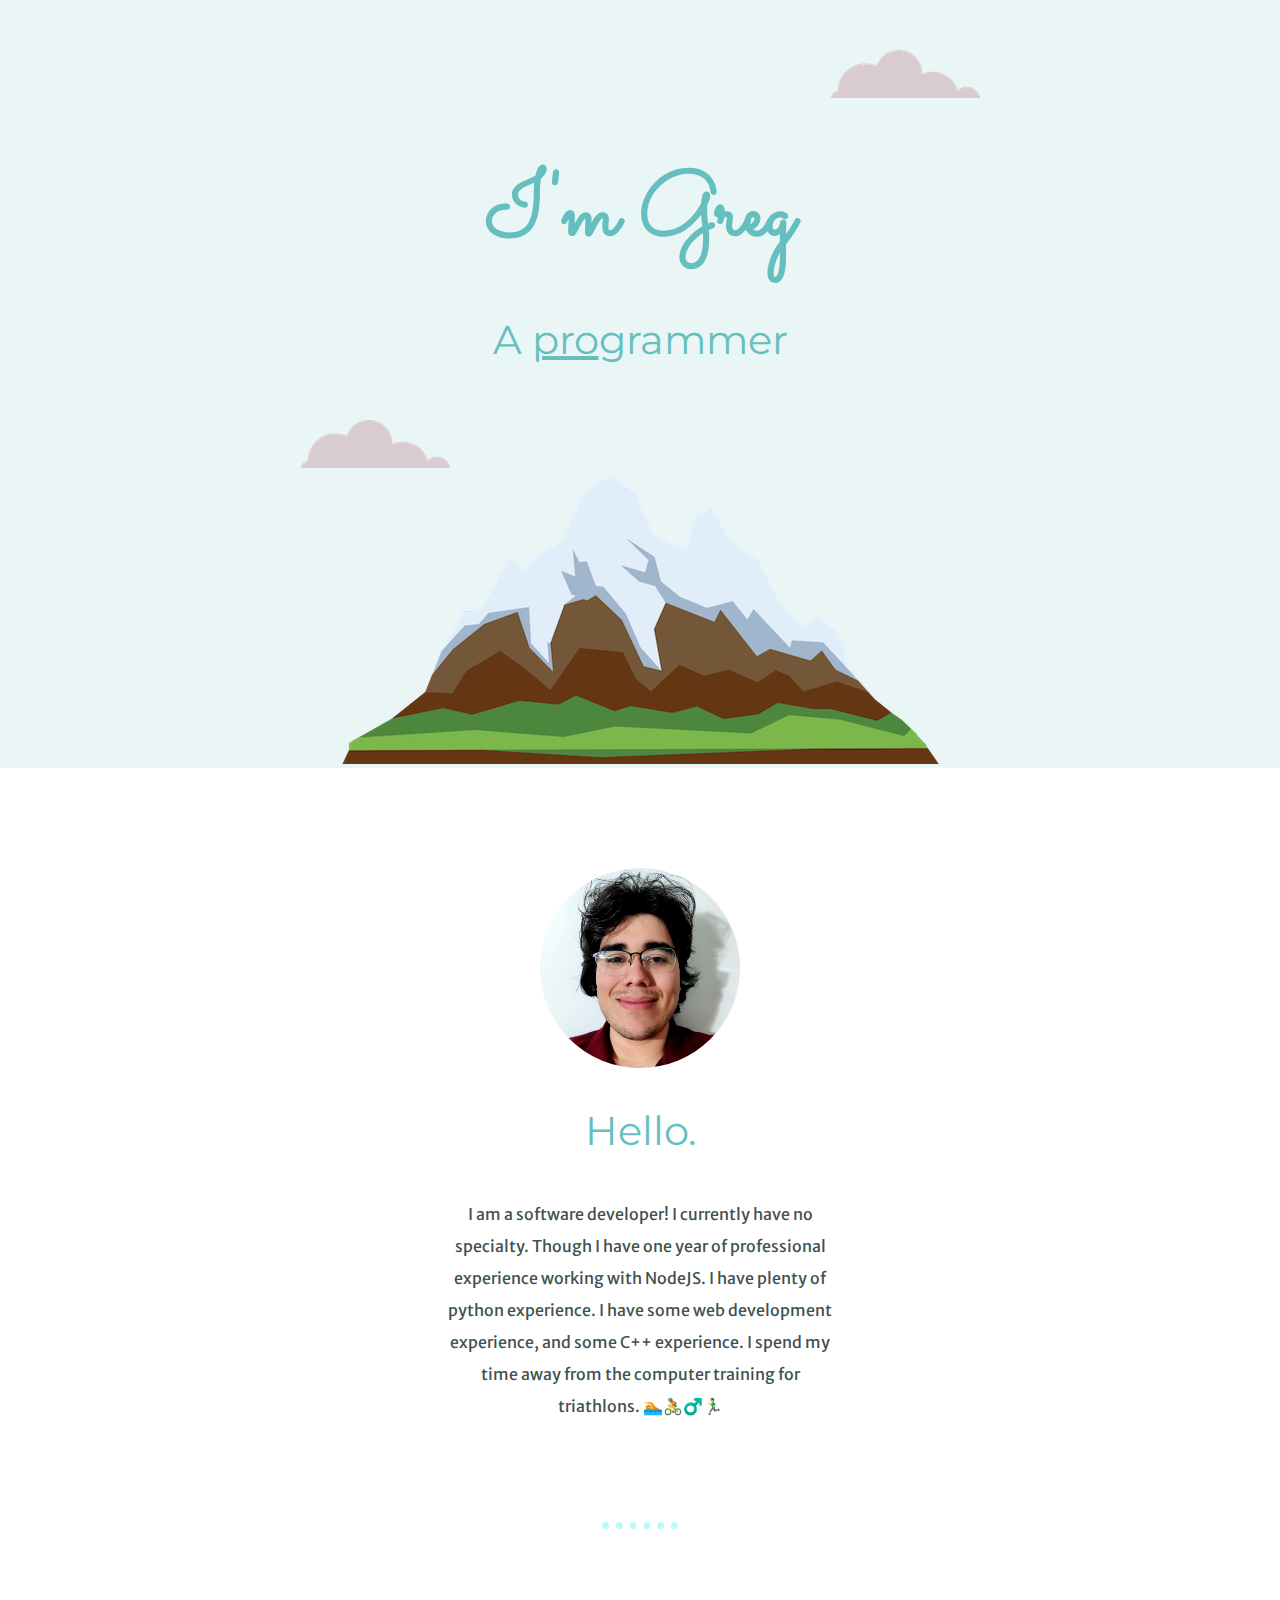
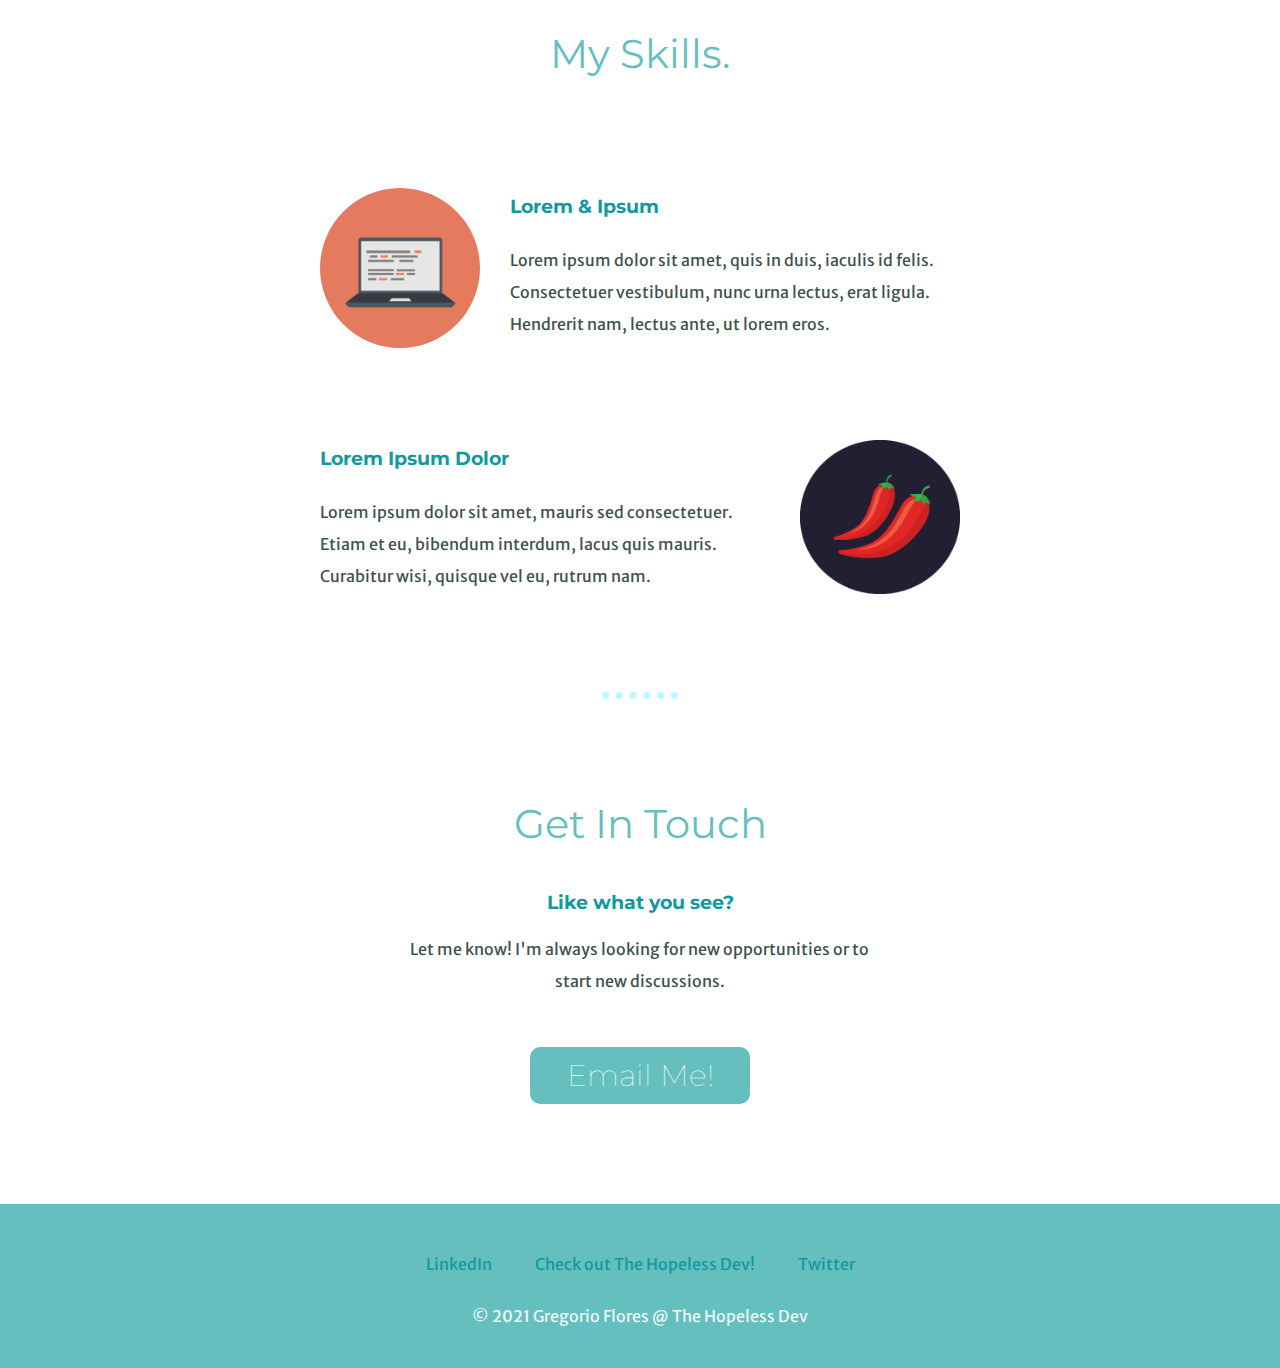
<file: CSS - My Site/index.html>
<!DOCTYPE html>
<html lang="en" dir="ltr">

<head>
    <meta charset="utf-8">
    <title>Gregorio Flores - Software Developer</title>
    <link rel="stylesheet" href="css/styles.css">
    <link rel="icon" href="favicon.ico">
    <link rel="preconnect" href="https://fonts.gstatic.com">
    <link rel="preconnect" href="https://fonts.gstatic.com">
    <link rel="preconnect" href="https://fonts.gstatic.com">
    <link rel="preconnect" href="https://fonts.gstatic.com">
    <link href="https://fonts.googleapis.com/css2?family=Merriweather+Sans&family=Montserrat:wght@600&family=Sacramento&display=swap" rel="stylesheet">
</head>

<body>
    <div class="heading">
        <img src="images/cloud.png" class='cloud-1' alt="cloud image">
        <h1>I'm Greg</h1>
        <h2>A <span class='pro'>pro</span>grammer</h2>
        <img src="images/cloud.png" class='cloud-2' alt="cloud image">
        <img src="images/mountain.png" class='mountain' alt="mountain image">
    </div>

    <div class="middle-container">
        <div class="profile">
            <img class='headshot-image' src="images/headshot.jpg" alt="Photo of Gregorio Flores">

            <h2>Hello.</h2>
            <p class='profile-text'>I am a software developer! I currently have no specialty. Though I have one year of professional experience working with NodeJS. I have plenty of python experience. I have some web development experience, and some C++ experience. I spend my
                time away from the computer training for triathlons. 🏊🚴‍‍♂️🏃‍♂️</p>
        </div>
        <hr>
        <div class="skills">
            <h2>My Skills.</h2>
            <div class="skill-row">
                <img class="comp-img" src="images/computer.png" alt="">
                <h3>Lorem & Ipsum</h3>
                <p class='skill-description-1'>Lorem ipsum dolor sit amet, quis in duis, iaculis id felis. Consectetuer vestibulum, nunc urna lectus, erat ligula. Hendrerit nam, lectus ante, ut lorem eros.</p>
            </div>
            <div class="skill-row">
                <img class="chili-img" src="images/chillies.png" alt="">
                <h3>Lorem Ipsum Dolor</h3>
                <p class='skill-description-2'>Lorem ipsum dolor sit amet, mauris sed consectetuer. Etiam et eu, bibendum interdum, lacus quis mauris. Curabitur wisi, quisque vel eu, rutrum nam.</p>
            </div>
        </div>
        <hr>
        <div class="contact-me">
            <h2>Get In Touch</h2>
            <h3>Like what you see?</h3>
            <p class='contact-me'>Let me know! I'm always looking for new opportunities or to start new discussions.
            </p>
            <a href="mailto:greg@gregflores.dev" class="Contact_me_btn">Email Me!</a>
            <!-- <a class="btn" href="mailto:greg@gregflores.dev">CONTACT ME</a> -->
        </div>
    </div>


    <div class="bottom-container">
        <a class="footer-link" href="https://www.linkedin.com/in/gregorioflores/">LinkedIn</a>
        <a class="footer-link" href="https://www.TheHopelessDev.com/">Check out The Hopeless Dev!</a>
        <a class="footer-link" href="https://www.twitter.com/thehopelessdev">Twitter</a>

        <p class='copyright'>© 2021 Gregorio Flores @ The Hopeless Dev</p>
    </div>

</body>

</html>
</file>
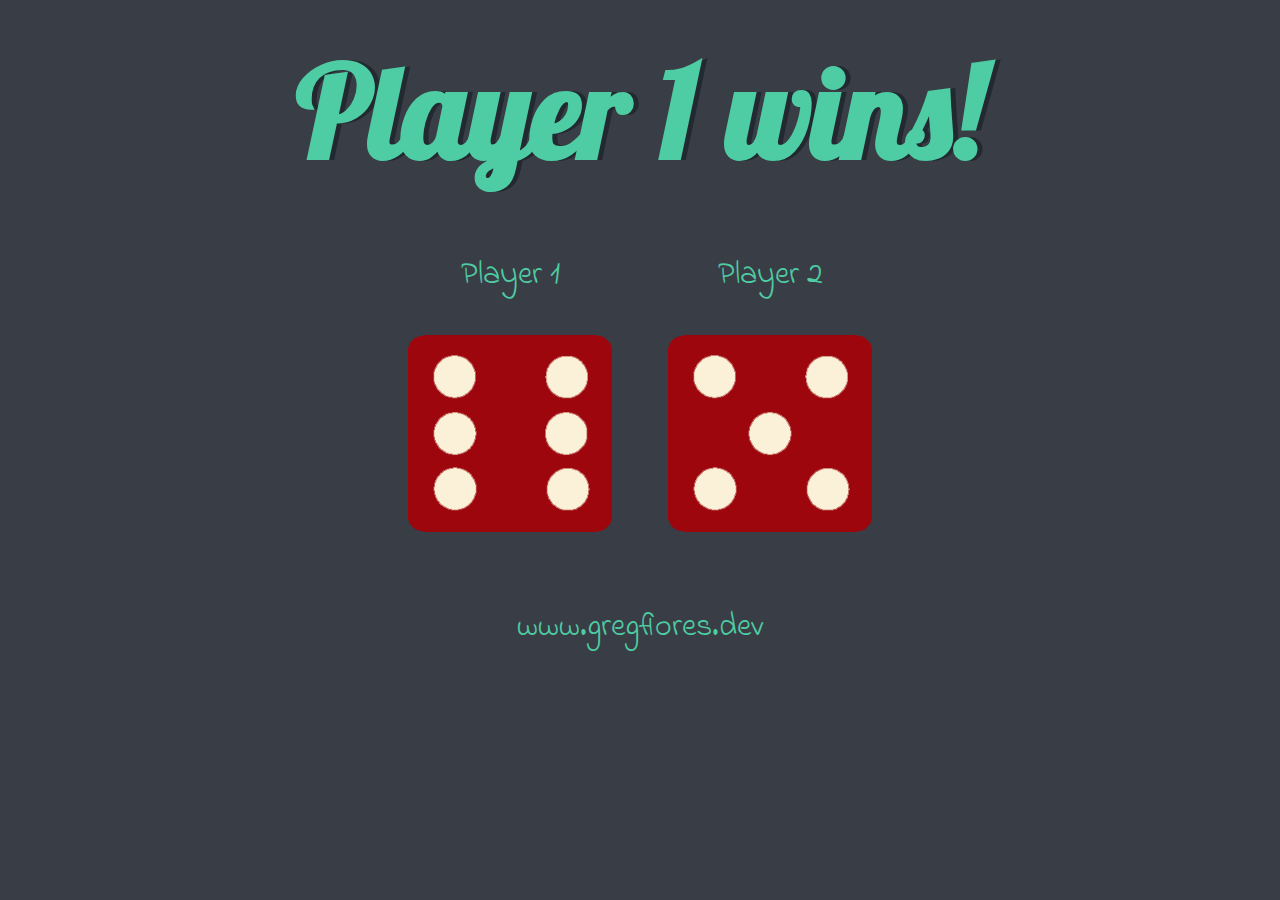
<file: DiceGame/index.html>
<!DOCTYPE html>
<html lang="en">
	<head>
		<meta charset="UTF-8" />
		<meta http-equiv="X-UA-Compatible" content="IE=edge" />
		<meta name="viewport" content="width=device-width, initial-scale=1.0" />
		<title>Document</title>
		<link rel="stylesheet" href="style.css" />
		<link rel="preconnect" href="https://fonts.gstatic.com" />
		<link
			href="https://fonts.googleapis.com/css2?family=Indie+Flower&family=Lobster&display=swap"
			rel="stylesheet"
		/>
	</head>
	<body>
		<div class="container">
			<h1>Refresh Me</h1>
			<div class="dice">
				<p>Player 1</p>
				<img class="img1" src="./images/dice6.png" alt="" />
			</div>
			<div class="dice">
				<p>Player 2</p>
				<img src="./images/dice6.png" alt="" class="img2" />
			</div>
		</div>
		<script src="./index.js"></script>
	</body>
	<footer>
		<p>www.gregflores.dev</p>
	</footer>
</html>
</file>
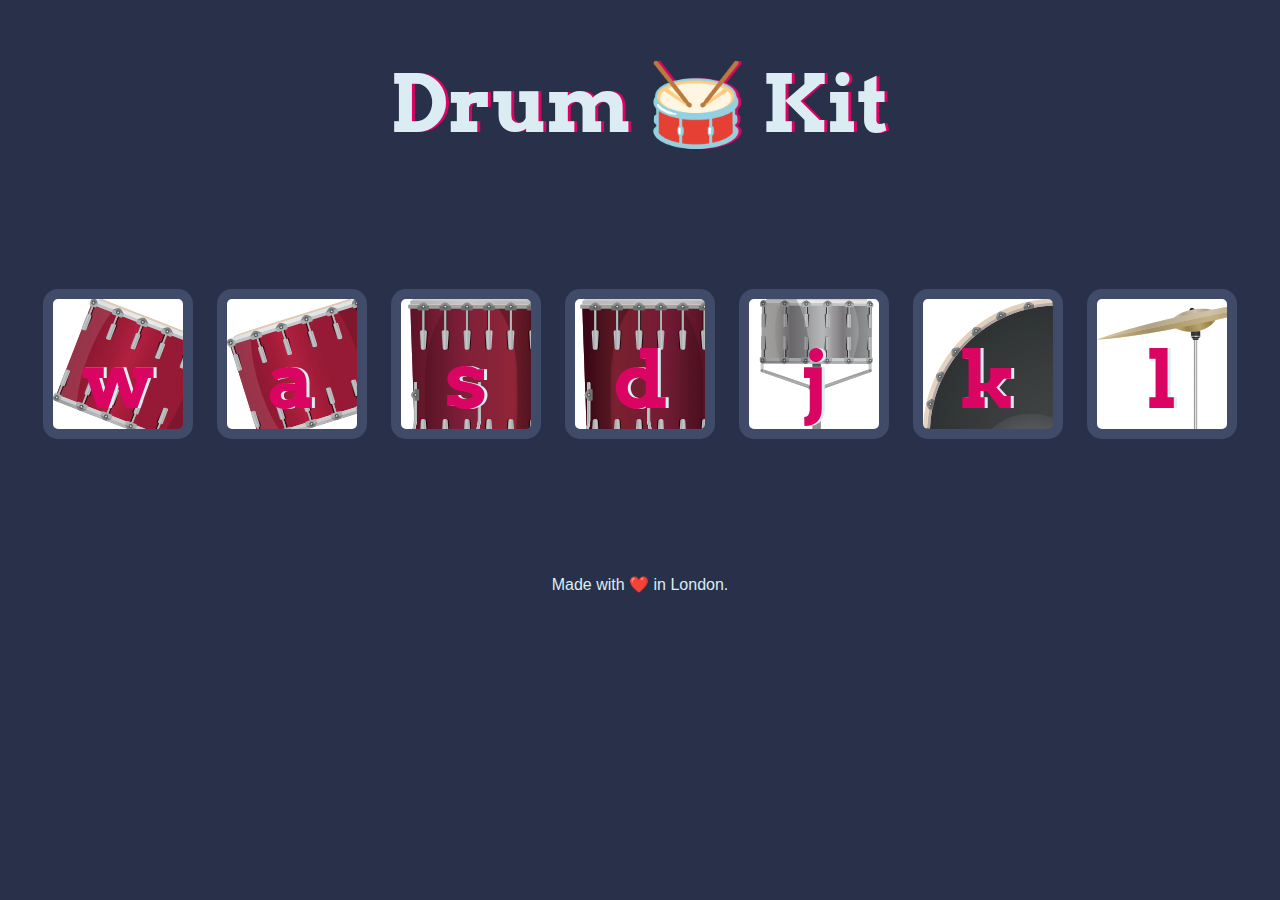
<file: DrumKit/index.html>
<!DOCTYPE html>
<html lang="en" dir="ltr">
	<head>
		<meta charset="utf-8" />
		<title>Drum Kit</title>
		<link rel="stylesheet" href="styles.css" />
		<link
			href="https://fonts.googleapis.com/css?family=Arvo"
			rel="stylesheet"
		/>
	</head>

	<body>
		<h1 id="title">Drum 🥁 Kit</h1>
		<div class="set">
			<button class="w drum">w</button>
			<button class="a drum">a</button>
			<button class="s drum">s</button>
			<button class="d drum">d</button>
			<button class="j drum">j</button>
			<button class="k drum">k</button>
			<button class="l drum">l</button>
		</div>

		<footer>Made with ❤️ in London.</footer>
		<script src="./index.js"></script>
	</body>
</html>
</file>
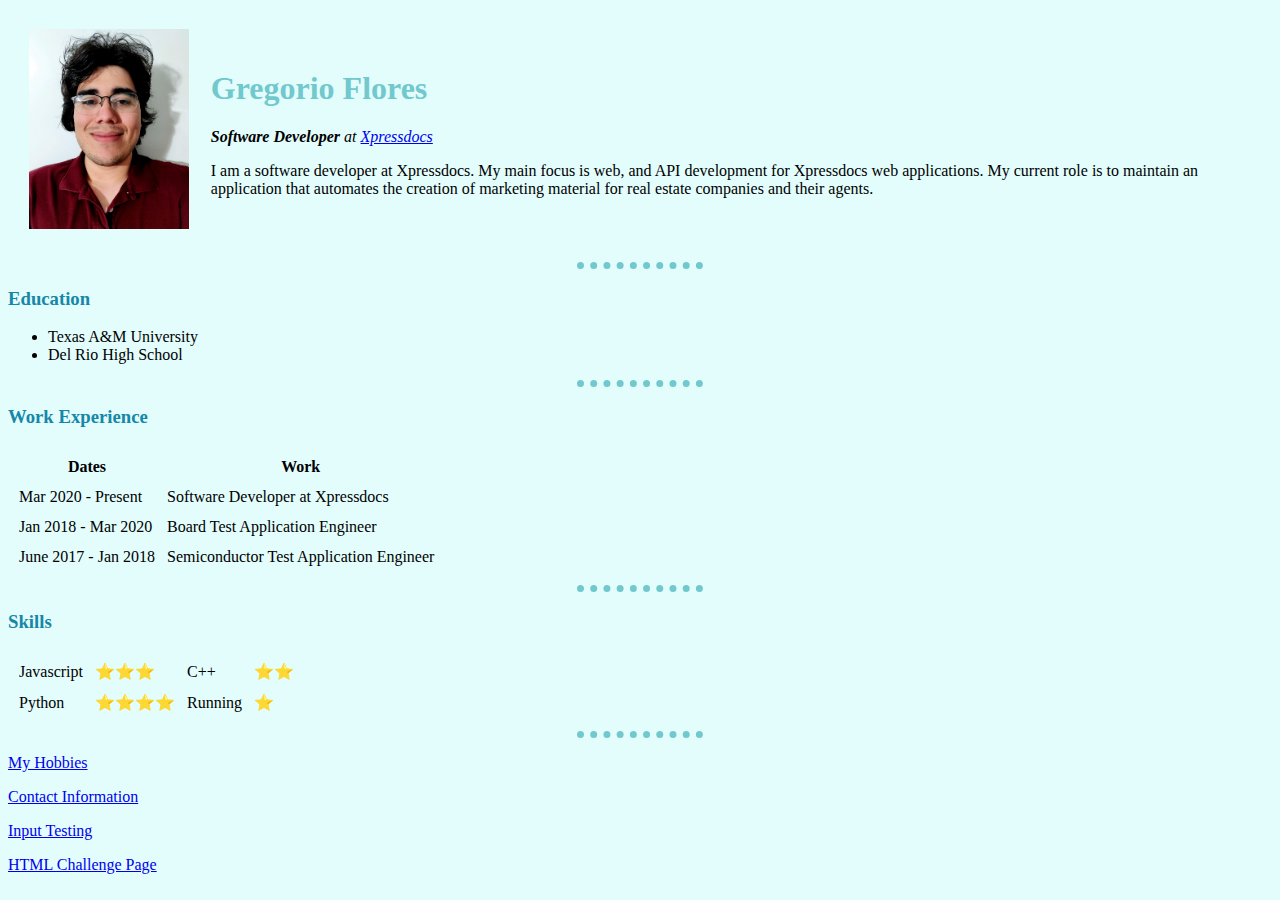
<file: HTML-Personal Site/index.html>
<!DOCTYPE html>
<html lang="en" dir="ltr">

<head>
  <meta charset="utf-8">
  <title>Gregorio's Personal Site</title>
  <link rel="stylesheet" href="css/styles.css">
</head>

<body>
  <table cellspacing=20px>
    <tr>
      <td><img src="images/headshot.jpg" alt="Gregorio Flores Profile Picture"></td>
      <td>
        <h1>Gregorio Flores</h1>
        <p><em><strong>Software Developer</strong> at <a href="https://www.xpressdocs.com/">Xpressdocs</a></em></p>
        <!-- em for italics
      strong for bold -->
        <p>I am a software developer at Xpressdocs. My main focus is web, and API development for Xpressdocs web applications.
          My current role is to maintain an application that automates the creation of marketing material for real estate companies and their agents.</p>
      </td>
    </tr>
  </table>
  <hr>
  <h3>Education</h3>
  <ul>
    <li>Texas A&M University</li>
    <li>Del Rio High School</li>
  </ul>
  <hr>
  <h3>Work Experience</h3>
  <table cellspacing=10px>
    <thead>
      <tr>
        <th>Dates</th>
        <th>Work</th>
      </tr>
    </thead>
    <tb>
      <tr>
        <td>Mar 2020 - Present</td>
        <td>Software Developer at Xpressdocs</td>
      </tr>
      <tr>
        <td>Jan 2018 - Mar 2020</td>
        <td>Board Test Application Engineer</td>
      </tr>
      <tr>
        <td>June 2017 - Jan 2018</td>
        <td>Semiconductor Test Application Engineer</td>
      </tr>
    </tb>
    <tfoot>

    </tfoot>

  </table>
  <hr>
  <h3>Skills</h3>
  <table cellspacing=10px>
    <tr>
      <td>Javascript</td>
      <td>⭐⭐⭐</td>
      <td>C++</td>
      <td>⭐⭐</td>
    </tr>
    <tr>
      <td>Python</td>
      <td>⭐⭐⭐⭐</td>
      <td>Running</td>
      <td>⭐</td>
    </tr>
  </table>
  <hr>
  <p><a href="hobbies.html">My Hobbies</a></p>
  <p><a href="contact-info.html">Contact Information</a></p>
  <p><a href="inputs.html">Input Testing</a></p>
  <p><a href="html-challenge.html">HTML Challenge Page</a></p>
</body>

</html>
</file>
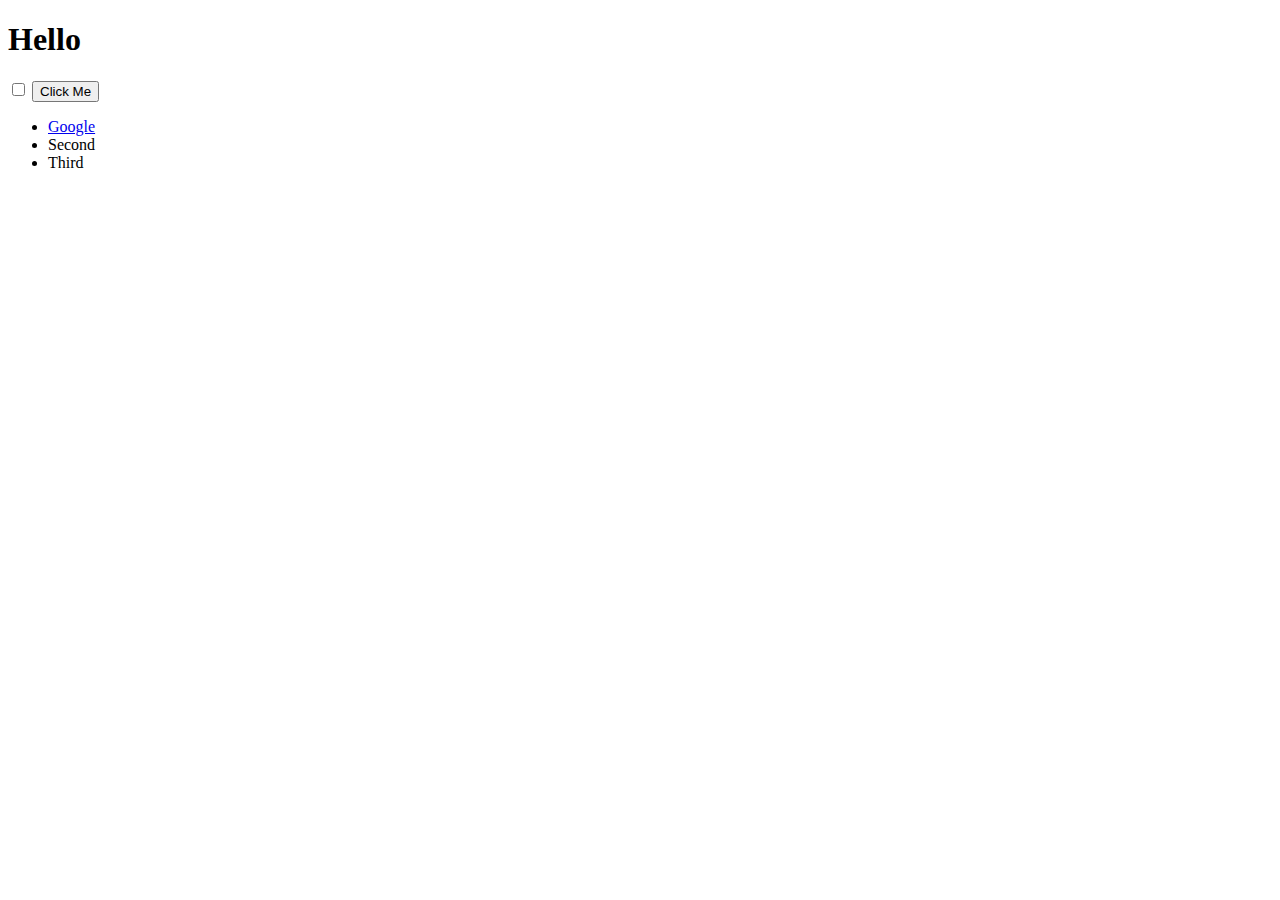
<file: IntroToDom/index.html>
<!DOCTYPE html>
<html lang="en">
	<head>
		<meta charset="UTF-8" />
		<meta http-equiv="X-UA-Compatible" content="IE=edge" />
		<meta name="viewport" content="width=device-width, initial-scale=1.0" />
		<title>My Website</title>
		<link rel="stylesheet" href="style.css" />
	</head>
	<body>
		<h1 id="title">Hello</h1>
		<input type="checkbox" name="checkbox" id="check" />
		<button style=":active: color:red;" class="btn">Click Me</button>
		<ul id="list">
			<li class="item"><a href="https://www.google.com">Google</a></li>
			<li class="item">Second</li>
			<li class="item">Third</li>
		</ul>
	</body>
</html>
</file>
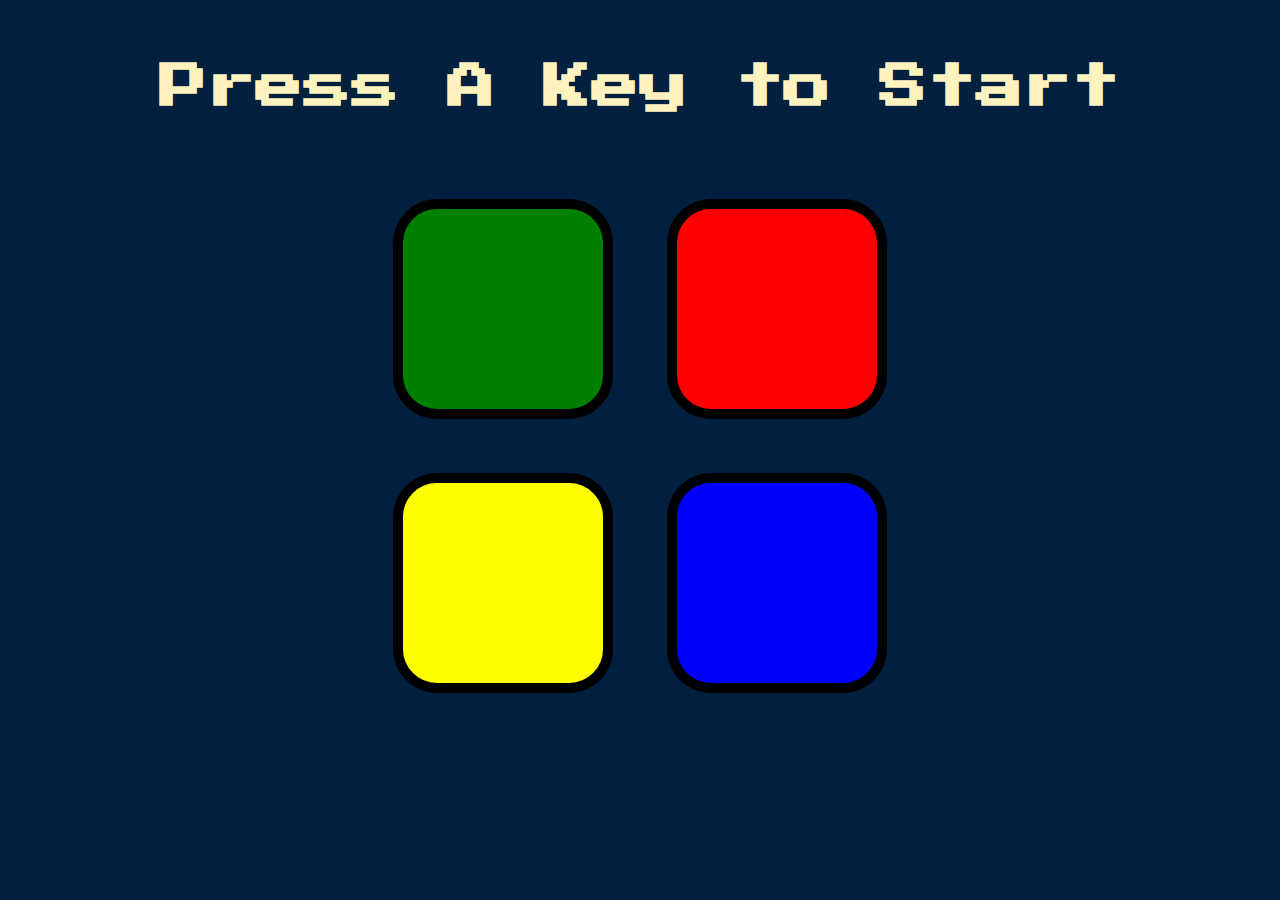
<file: SimonGame/index.html>
<!DOCTYPE html>
<html lang="en" dir="ltr">
	<head>
		<meta charset="utf-8" />
		<title>Simon</title>
		<link rel="stylesheet" href="styles.css" />
		<link rel="shortcut icon" href="favicon.ico" type="image/x-icon" />
		<link
			href="https://fonts.googleapis.com/css?family=Press+Start+2P"
			rel="stylesheet"
		/>
	</head>

	<body>
		<h1 id="level-title">Press A Key to Start</h1>
		<div class="container">
			<div lass="row">
				<div type="button" id="green" class="btn green"></div>

				<div type="button" id="red" class="btn red"></div>
			</div>

			<div class="row">
				<div type="button" id="yellow" class="btn yellow"></div>
				<div type="button" id="blue" class="btn blue"></div>
			</div>
		</div>

		<script
			src="https://code.jquery.com/jquery-3.6.0.slim.min.js"
			integrity="sha256-u7e5khyithlIdTpu22PHhENmPcRdFiHRjhAuHcs05RI="
			crossorigin="anonymous"
		></script>
		<script src="index.js"></script>
	</body>
</html>
</file>
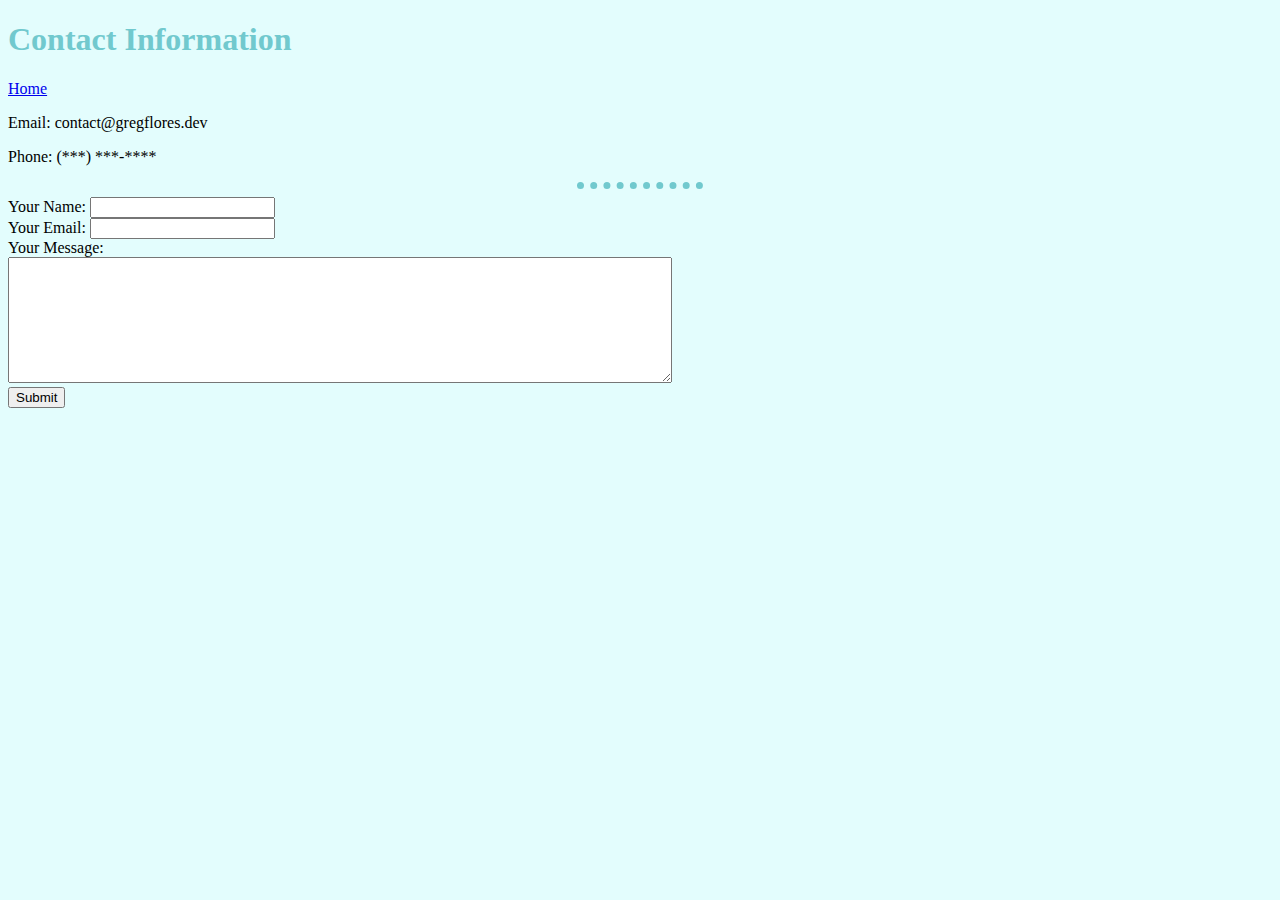
<file: HTML-Personal Site/contact-info.html>
<!DOCTYPE html>
<html lang="en">

<head>
  <meta charset="UTF-8">
  <meta name="viewport" content="width=device-width, initial-scale=1.0">
  <meta http-equiv="X-UA-Compatible" content="ie=edge">
  <title>Gregorio's Contact Information</title>
  <link rel="stylesheet" href="css/styles.css">
</head>

<body>
  <h1>Contact Information</h1>
  <a href="index.html">Home</a>
  <p>Email: contact@gregflores.dev</p>
  <p>Phone: (***) ***-****</p>
  <hr>
  <form action="mailto:contact@gregflores.dev" method="post" enctype="text/plain">
    <label>Your Name:</label>
    <input type="text" name="yourName" value=""><br>
    <label>Your Email:</label>
    <input type="email" name="yourEmail" value=""><br>
    <label>Your Message:</label><br>
    <textarea name="yourMessage" rows="8" cols="80"></textarea><br>
    <input type="submit" name="submit">
  </form>


</body>

</html>
</file>
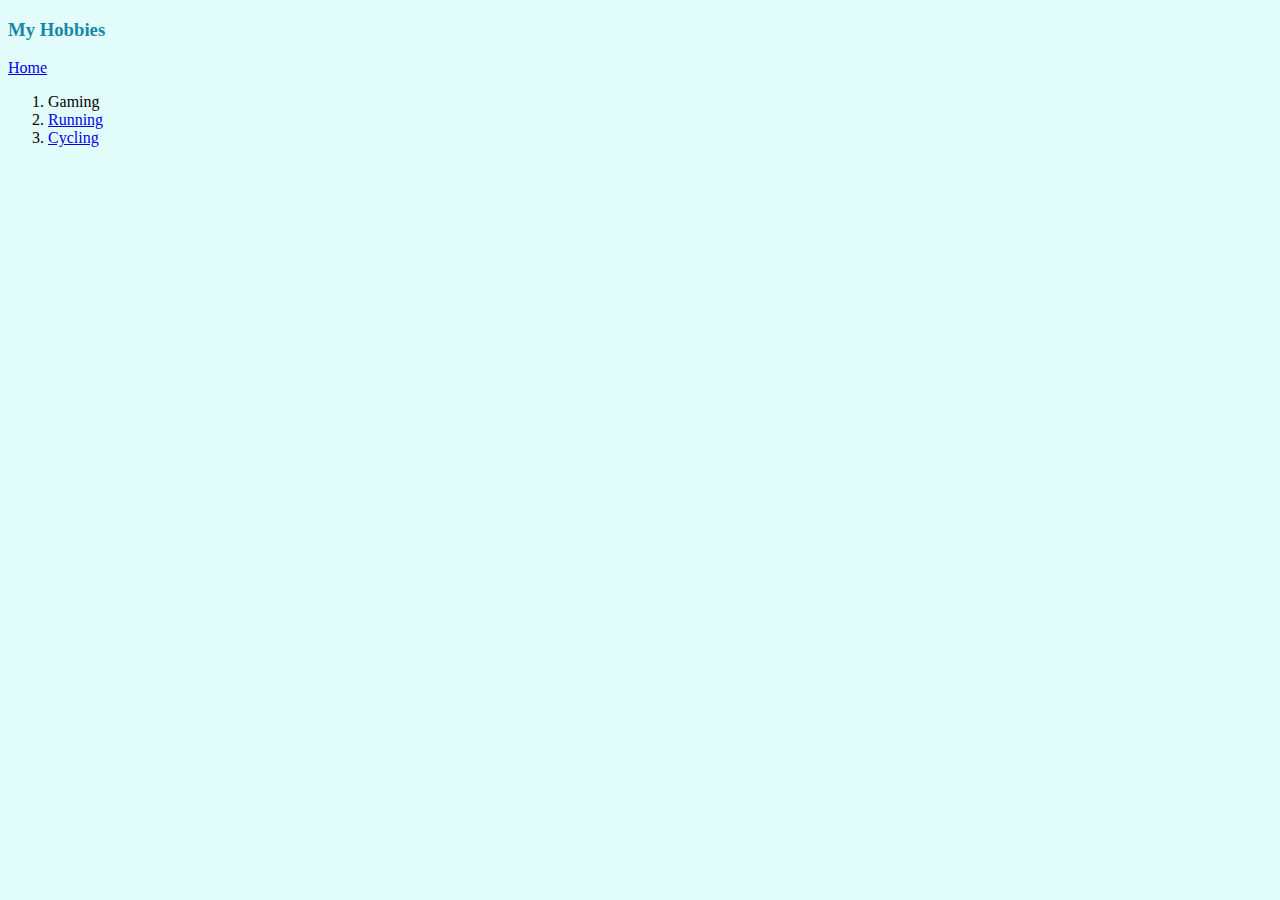
<file: HTML-Personal Site/hobbies.html>
<!DOCTYPE html>
<html lang="en">

<head>
  <meta charset="UTF-8">
  <meta name="viewport" content="width=device-width, initial-scale=1.0">
  <meta http-equiv="X-UA-Compatible" content="ie=edge">
  <title>My Hobbies</title>
  <link rel="stylesheet" href="css/styles.css">
</head>

<body>
  <h3>My Hobbies</h3>
  <a href="index.html">Home</a>
  <ol>
    <li>Gaming</li>
    <li><a href="https://www.strava.com/athletes/2354001">Running</a></li>
    <li><a href="https://www.strava.com/athletes/2354001">Cycling</a></li>
  </ol>
</body>

</html>
</file>
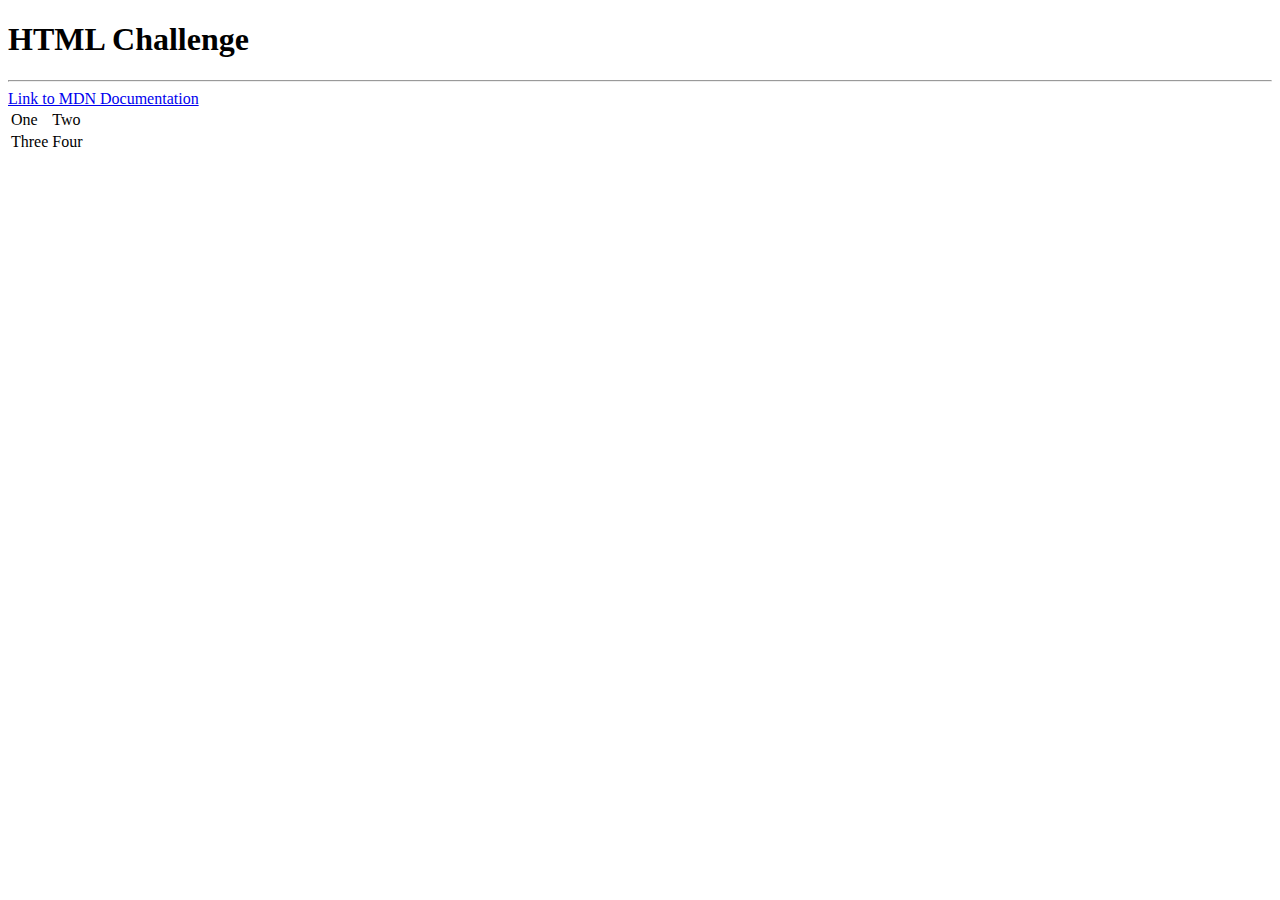
<file: HTML-Personal Site/html-challenge.html>
<!DOCTYPE html>
<html lang="en" dir="ltr">
  <head>
    <meta charset="utf-8">
    <title>HTML Challenge</title>
  </head>
  <body>
    <h1>HTML Challenge</h1>
    <hr>
    <a href="https://developer.mozilla.org/en-US/docs/Web">Link to MDN Documentation</a>
    <table>
      <tr>
        <td>One</td>
        <td>Two</td>
      </tr>
      <tr>
        <td>Three</td>
        <td>Four</td>
      </tr>
    </table>
  </body>
</html>
</file>
<file: CSS - My Site/css/styles.css>
body {
    margin: 0;
    text-align: center;
    font-family: 'Merriweather Sans', sans-serif;
    color: #40514e;
}

p {
    line-height: 2;
}

h1 {
    /* margin-top: 50px; */
    /* width: 10%;
  margin:0 auto; */
    margin: 50px auto 0 auto;
    font-family: 'Sacramento', sans-serif;
    font-size: 5.625rem;
    color: #66bfbf;
    /* 16px = 100% = 1em */
}

h2 {
    font-family: 'Montserrat', sans-serif;
    font-size: 2.5rem;
    color: #66bfbf;
    font-weight: normal;
    padding-bottom: 10px;
}

h3 {
    font-family: 'Montserrat', sans-serif;
    color: #11999e;
}

a {
    color: #11999e;
}

.heading {
    background-color: #eaf6f6;
    padding-top: 100px;
    padding-bottom: 0;
    position: relative;
}

.headshot-image {
    height: 200px;
    width: 200px;
    object-fit: cover;
    object-position: top;
    border-radius: 50%;
}

.middle-container {
    margin: 100px 0;
}

.profile-text {
    width: 30%;
    margin: auto;
}

hr {
    border-style: dotted none none;
    border-width: 7px;
    border-color: #bbfafa;
    /* background-color: black; */
    /* height: 200px; */
    width: 6%;
    margin: 100px auto 100px auto;
}

.pro {
    text-decoration: underline;
}

.mountain {
    /* display: block;
  margin-left: auto;
  margin-right: auto;
  width: 50%; */
    /* position: absolute;
  left: 50%;
  bottom: 0; */
}

.cloud-1 {
    position: absolute;
    right: 300px;
    top: 50px;
}

.cloud-2 {
    position: absolute;
    left: 300px;
    bottom: 300px;
}

.skill-row {
    width: 50%;
    /* margin-left: auto;
  margin-right: auto; */
    margin: 100px auto 100px auto;
    text-align: left;
    line-height: 2;
}

.comp-img {
    width: 25%;
    border-radius: 50%;
    float: left;
    margin-right: 30px;
}

.chili-img {
    width: 25%;
    float: right;
    margin-left: 30px;
}


/*
.skill-description-1 {
  clear: left;
}

.skill-description-2 {
  clear: right;
} */

.contact-me {
    margin: auto;
    width: 60%;
    margin-bottom: 50px;
}

.Contact_me_btn {
    -webkit-border-radius: 10px;
    -moz-border-radius: 10px;
    border-radius: 10px;
    color: #FFFFFF;
    font-family: 'Montserrat';
    font-size: 30px;
    font-weight: 100;
    padding: 10px;
    background-color: #66BFBF;
    text-decoration: none;
    display: inline-block;
    cursor: pointer;
    text-align: center;
    width: 200px;
}

.Contact_me_btn:hover {
    background: #5D7E7E;
    /* border: solid #337FED 1px; */
    -webkit-border-radius: 10px;
    -moz-border-radius: 10px;
    border-radius: 10px;
    text-decoration: none;
}

.bottom-container {
    background-color: #66bfbf;
    margin: 0;
    text-align: unset;
    padding: 40px 0 20px;
}

.footer-link {
    margin: 10px 20px;
    display: inline-block;
    text-decoration: none;
}

.footer-link:hover {
    color: #eaf6f6
}

.copyright {
    color: #eaf6f6;
}
</file>
<file: DiceGame/style.css>
body {
	padding: 0;
	margin: 0;
	background-color: #393e46;
}

h1 {
	margin: 30px;
	font-family: 'Lobster', cursive;
	text-shadow: 5px 0 #232931;
	font-size: 8rem;
	color: #4ecca3;
}

p {
	font-size: 2rem;
	color: #4ecca3;
	font-family: 'Indie Flower', cursive;
}

img {
	width: 80%;
}

footer {
	margin-top: 5%;
	color: #eeeeee;
	text-align: center;
	font-family: 'Indie Flower', cursive;
}

.container {
	width: 70%;
	margin: auto;
	text-align: center;
}

.dice {
	text-align: center;
	display: inline-block;
}
</file>
<file: DrumKit/styles.css>
body {
	text-align: center;
	background-color: #283149;
}

h1 {
	font-size: 5rem;
	color: #dbedf3;
	font-family: 'Arvo', cursive;
	text-shadow: 3px 0 #da0463;
}

footer {
	color: #dbedf3;
	font-family: sans-serif;
}

.w {
	background-image: url('./images/tom1.png');
}

.a {
	background-image: url('./images/tom2.png');
}

.s {
	background-image: url('./images/tom3.png');
}

.d {
	background-image: url('./images/tom4.png');
}

.j {
	background-image: url('./images/snare.png');
}

.k {
	background-image: url('./images/kick.png');
}

.l {
	background-image: url('./images/crash.png');
}

.set {
	margin: 10% auto;
}

.game-over {
	background-color: red;
	opacity: 0.8;
}

.pressed {
	box-shadow: 0 3px 4px 0 #dbedf3;
	opacity: 0.5;
}

.red {
	color: red;
}

.drum {
	outline: none;
	border: 10px solid #404b69;
	font-size: 5rem;
	font-family: 'Arvo', cursive;
	line-height: 2;
	font-weight: 900;
	color: #da0463;
	text-shadow: 3px 0 #dbedf3;
	border-radius: 15px;
	display: inline-block;
	width: 150px;
	height: 150px;
	text-align: center;
	margin: 10px;
	background-color: white;
}
</file>
<file: HTML-Personal Site/css/styles.css>
body {
  background-color: #e3fdfd;
}

hr {
  border-style: dotted none none;
  border-width: 7px;
  border-color: #71c9ce;
  /* background-color: black; */
  /* height: 200px; */
  width: 10%;
}

img {
  height: 200px;
}

h1 {
  color: #71c9ce;
}

h3 {
color: #1687a7;
}
</file>
<file: IntroToDom/style.css>
.huge {
	font-size: 10rem;
	color: red;
	font-weight: bold;
}

.invisible {
	visibility: hidden;
}
</file>
<file: SimonGame/styles.css>
body {
  text-align: center;
  background-color: #011F3F;
}

#level-title {
  font-family: 'Press Start 2P', cursive;
  font-size: 3rem;
  margin:  5%;
  color: #FEF2BF;
}

.container {
  display: block;
  width: 50%;
  margin: auto;

}

.btn {
  margin: 25px;
  display: inline-block;
  height: 200px;
  width: 200px;
  border: 10px solid black;
  border-radius: 20%;
}

.game-over {
  background-color: red;
  opacity: 0.8;
}

.red {
  background-color: red;
}

.green {
  background-color: green;
}

.blue {
  background-color: blue;
}

.yellow {
  background-color: yellow;
}

.pressed {
  box-shadow: 0 0 20px white;
  background-color: grey;
}
</file>
